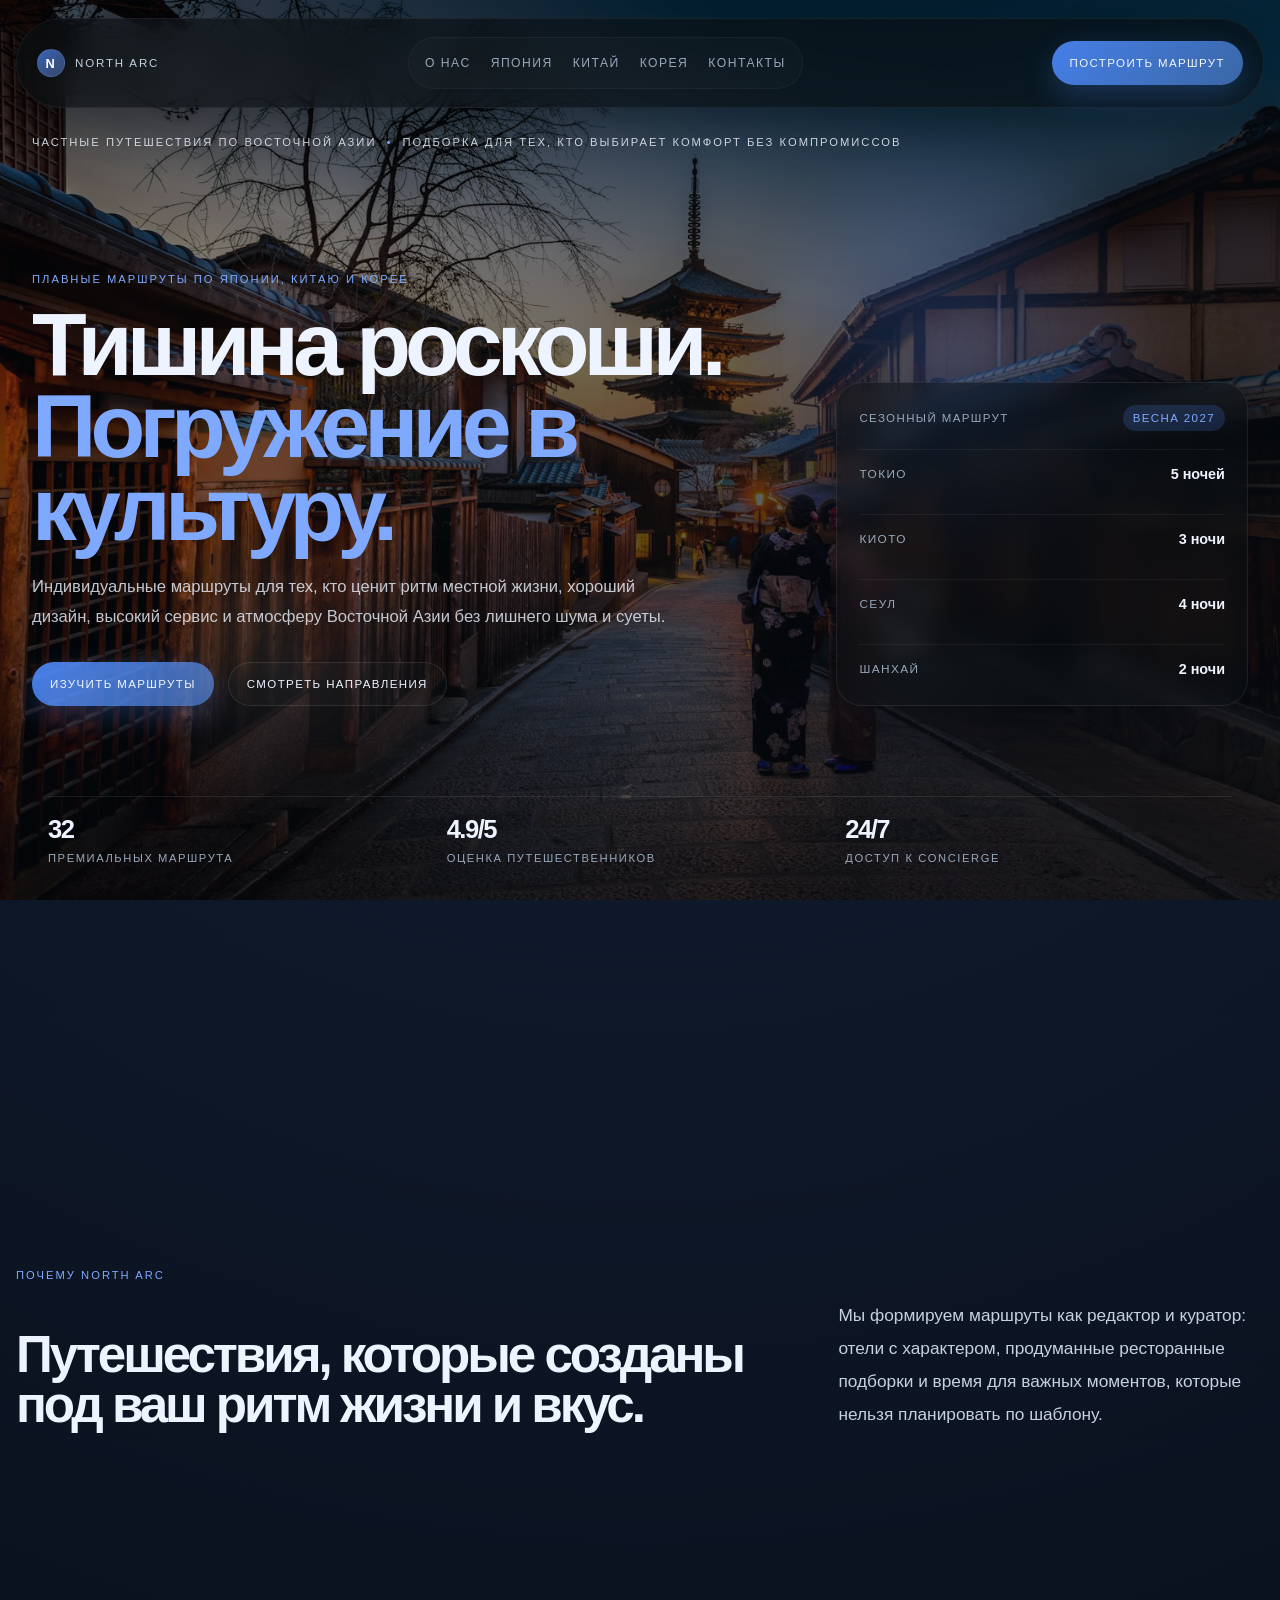
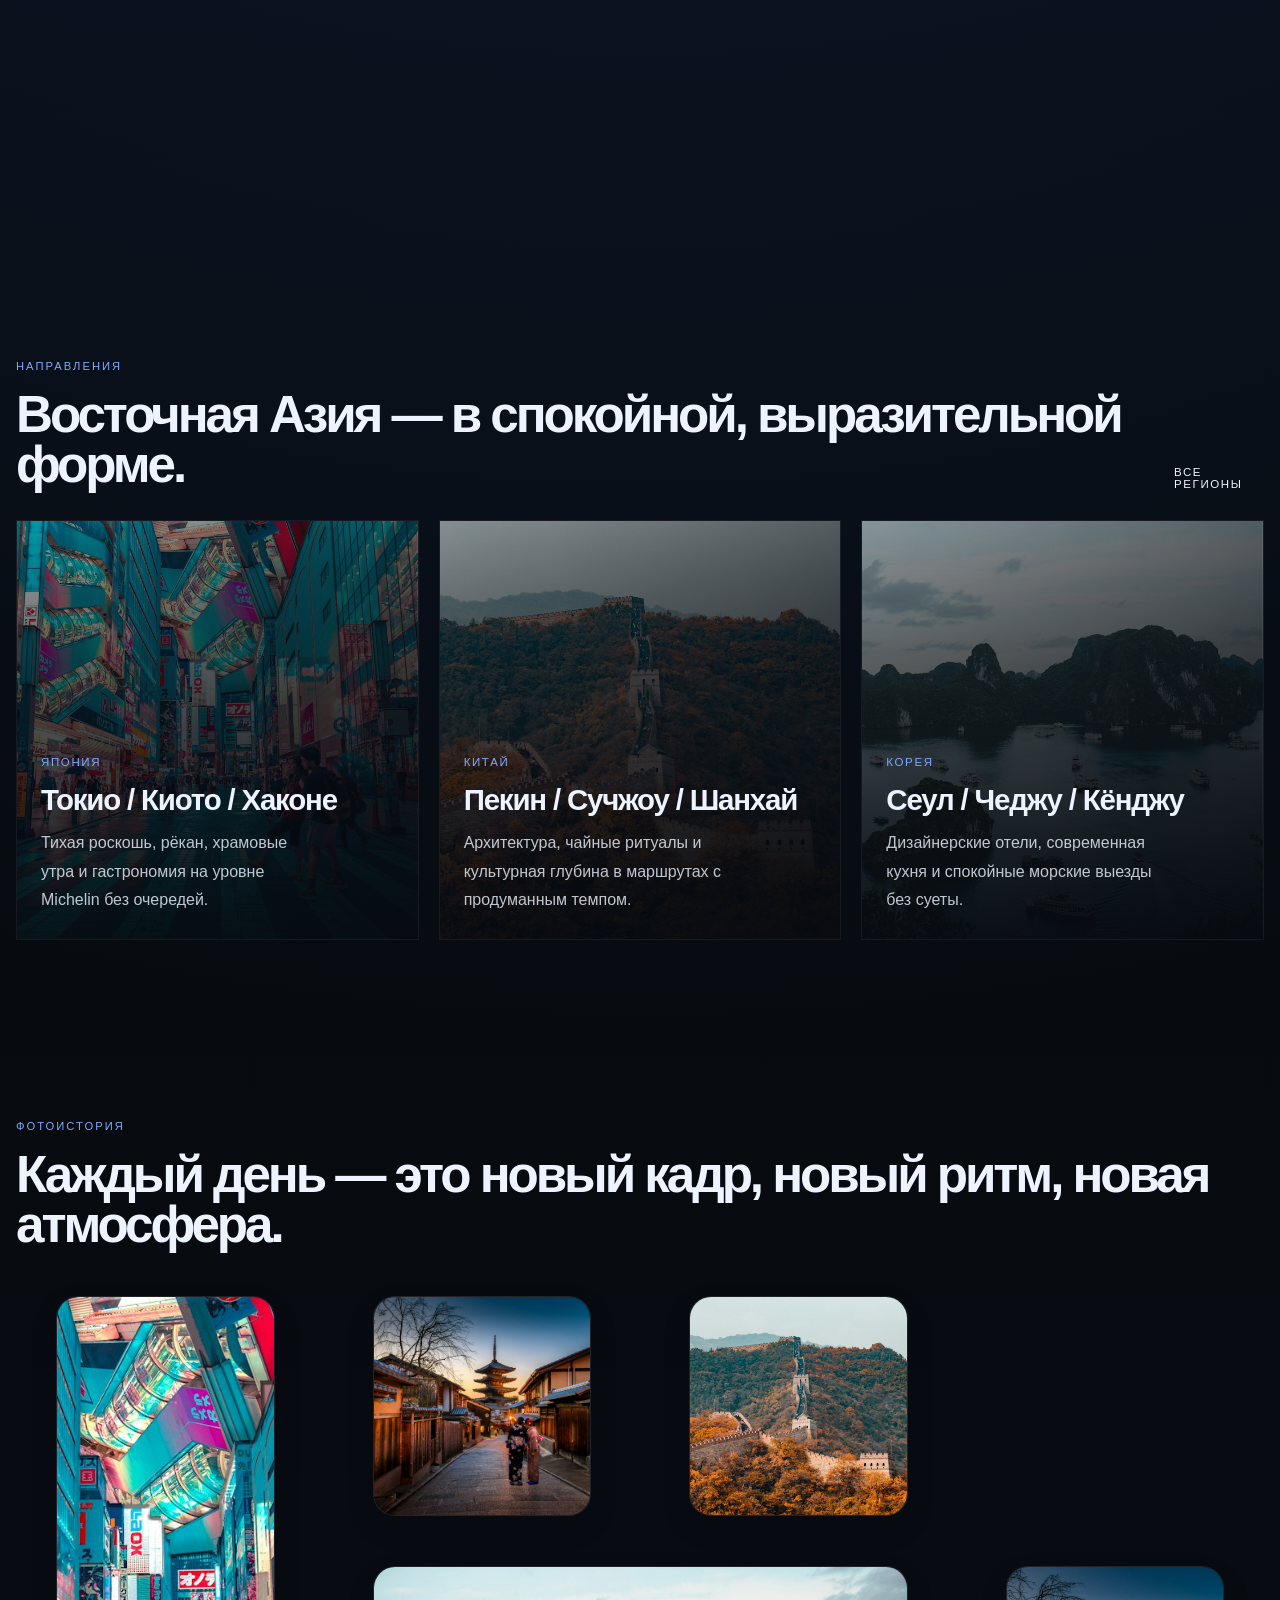
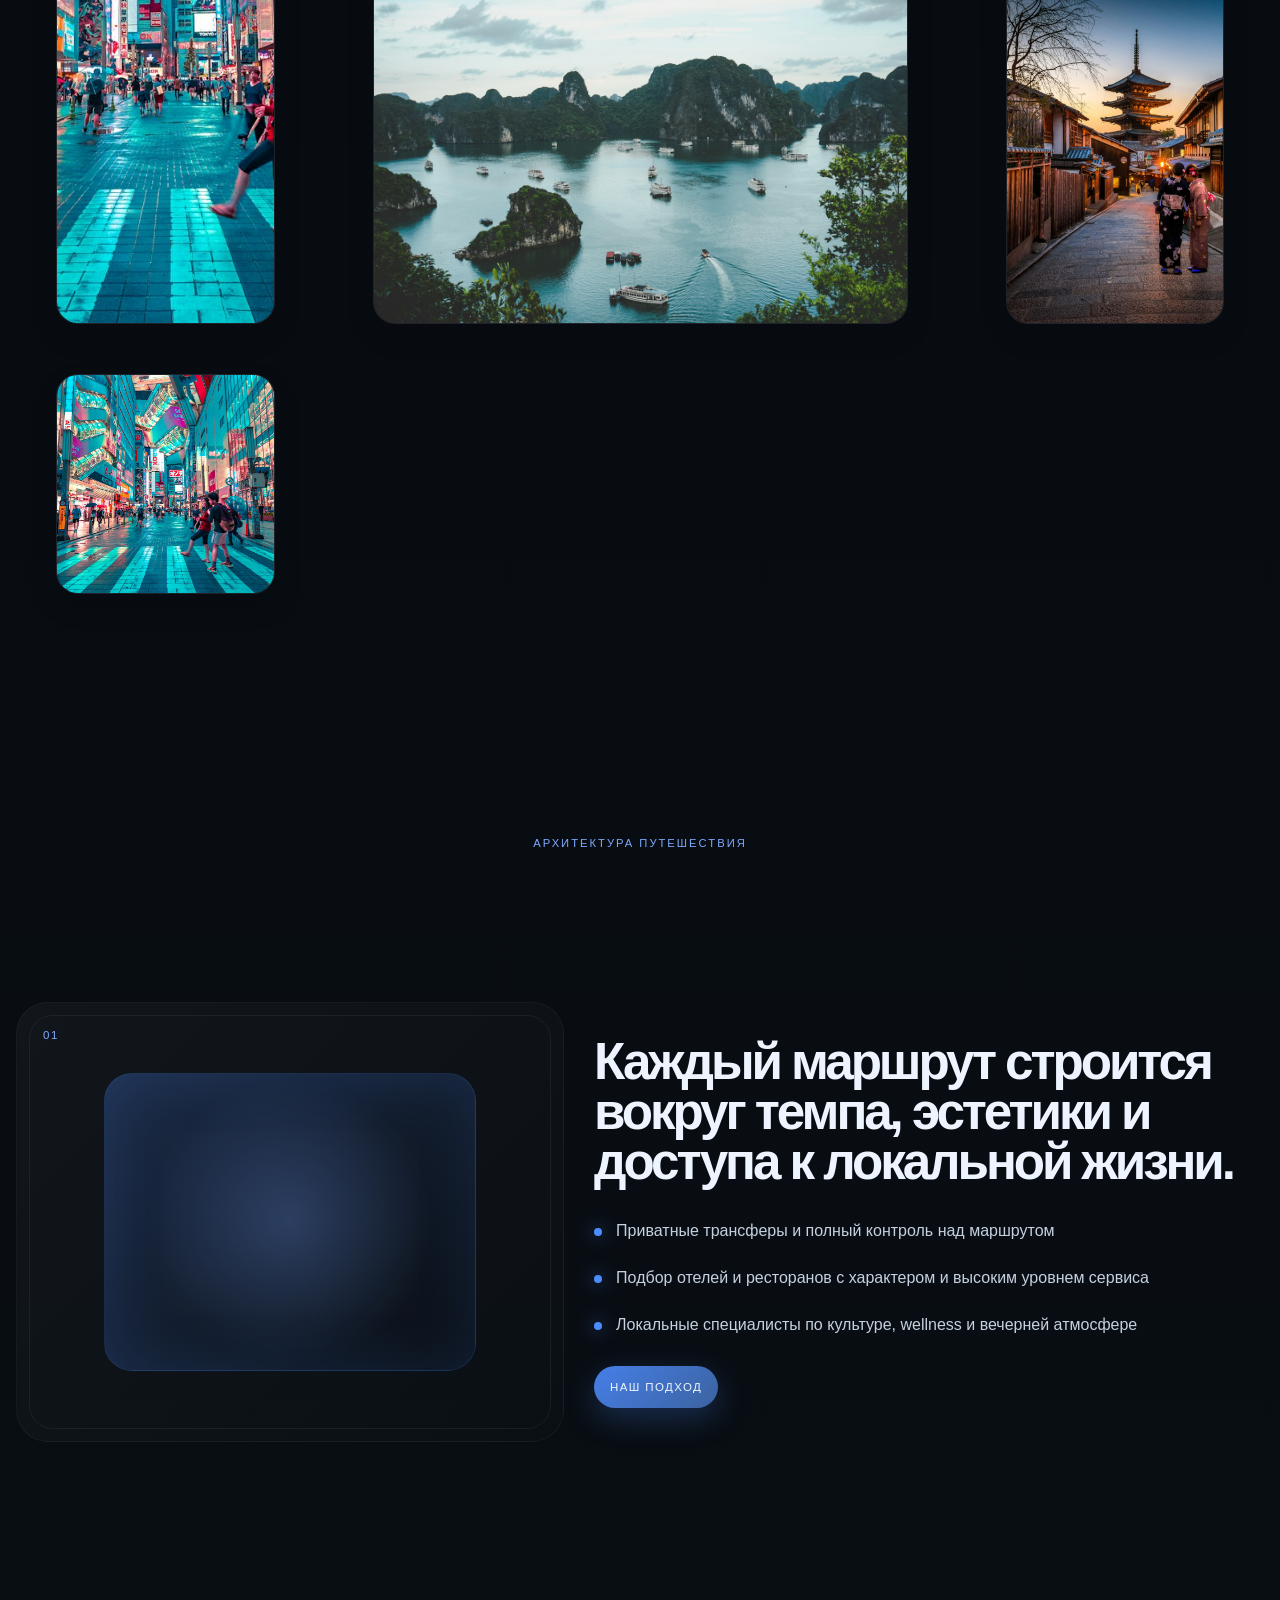
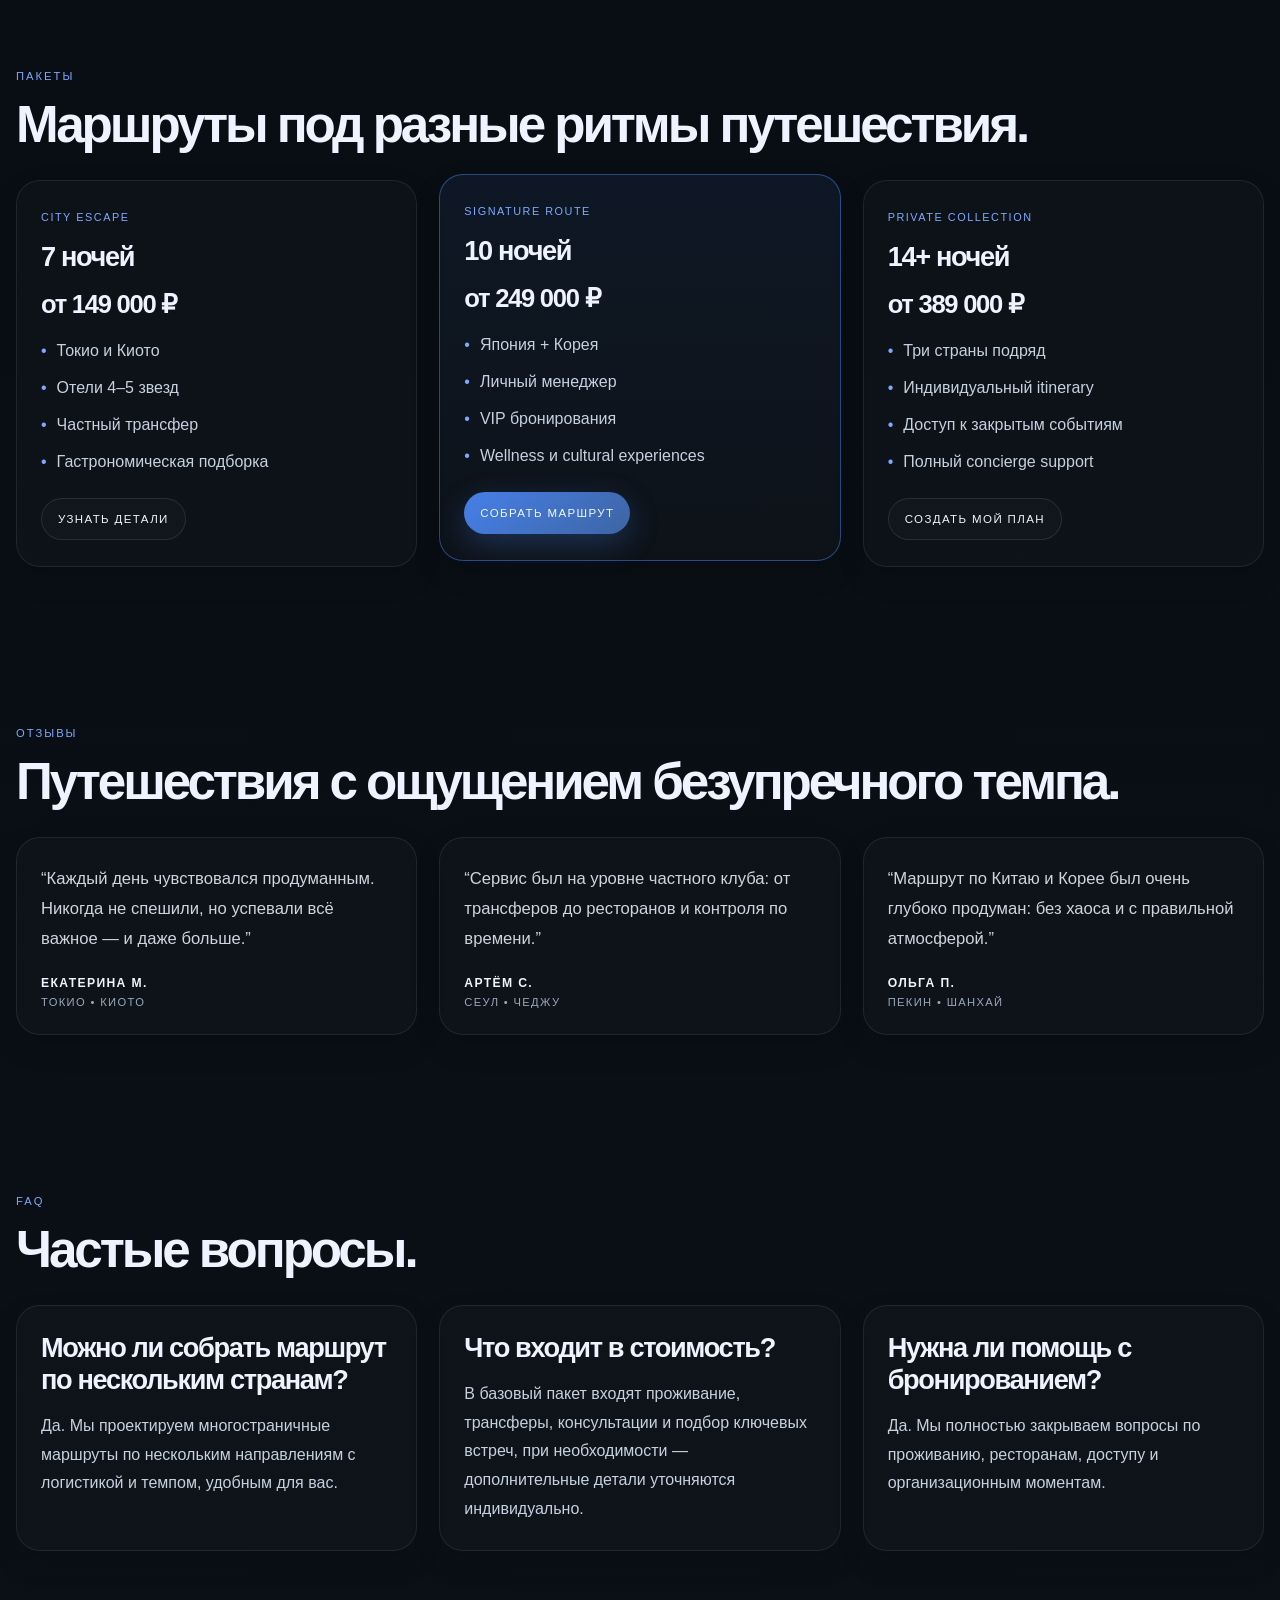
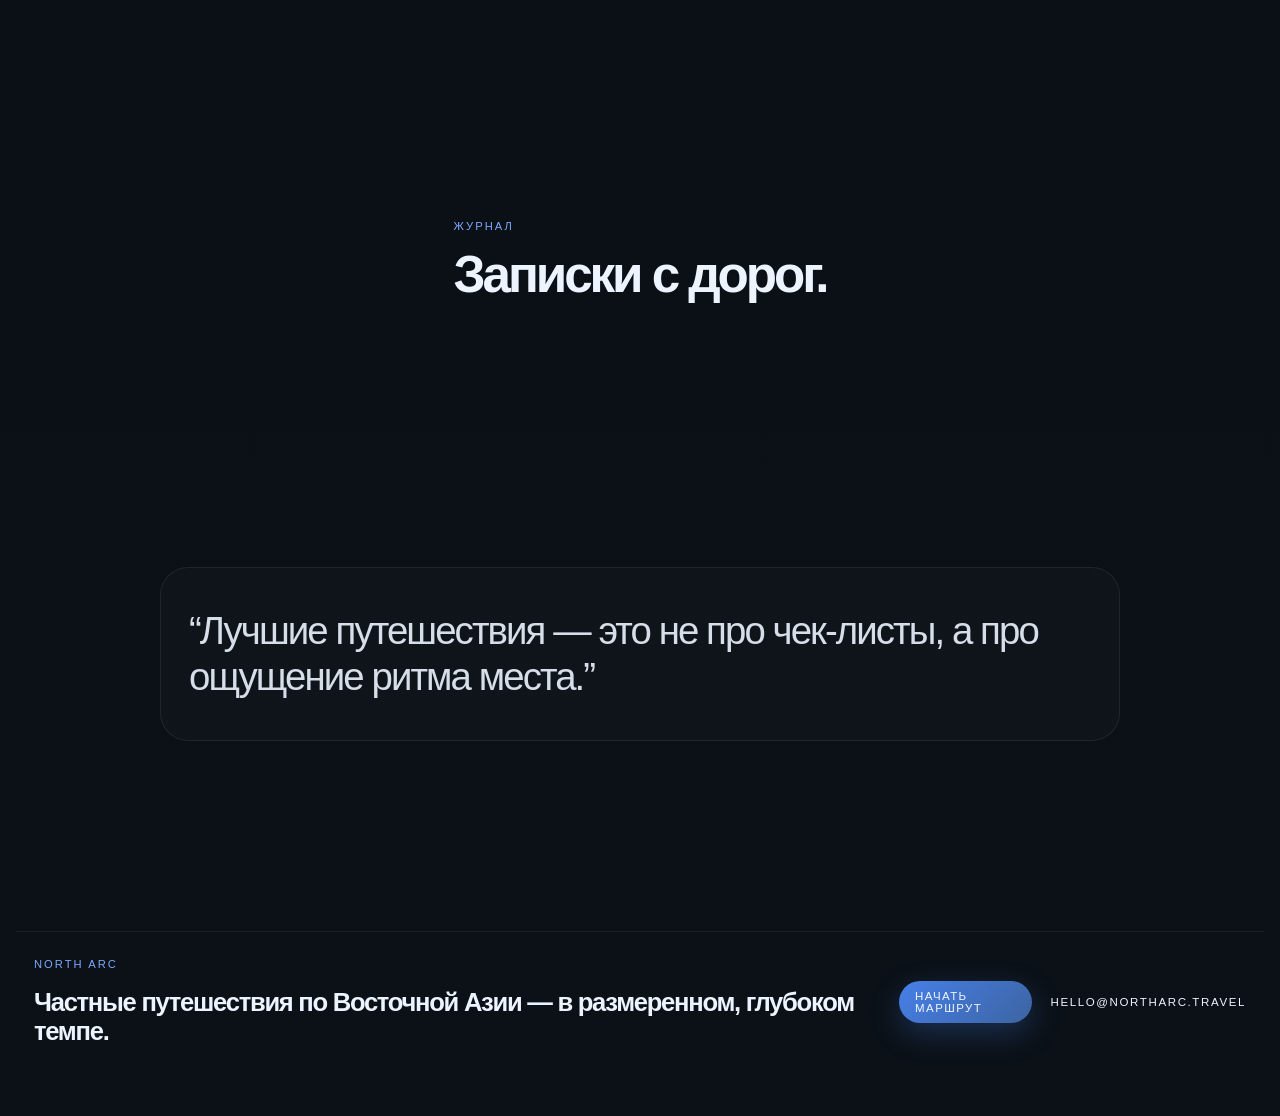
<file: index.html>
<!DOCTYPE html>
<html lang="ru">
  <head>
    <meta charset="UTF-8" />
    <meta name="viewport" content="width=device-width, initial-scale=1.0" />
    <title>North Arc — Частные путешествия по Восточной Азии</title>
    <meta
      name="description"
      content="Премиальные маршруты по Японии, Китаю и Корее — персональные туры, частные гиды и безупречная логистика."
    />
    <link rel="stylesheet" href="styles.css" />
  </head>
  <body>
    <div class="page-shell">
      <header class="site-header header-hero">
        <a class="brand" href="index.html" aria-label="North Arc home">
          <span class="brand-mark">N</span>
          <span>North Arc</span>
        </a>

        <nav class="main-nav" aria-label="Основная навигация">
          <a href="#signature">О нас</a>
          <a href="#destinations">Япония</a>
          <a href="#craft">Китай</a>
          <a href="#journal">Корея</a>
          <a href="#contact">Контакты</a>
        </nav>

        <a class="nav-cta" href="contact.html">Построить маршрут</a>
      </header>

      <main>
        <section class="hero" id="top">
          <div class="hero-bg" aria-hidden="true">
            <div class="orb orb-one"></div>
            <div class="orb orb-two"></div>
            <div class="grain"></div>
          </div>

          <div class="hero-topline">
            <span>Частные путешествия по Восточной Азии</span>
            <span class="dot">•</span>
            <span>Подборка для тех, кто выбирает комфорт без компромиссов</span>
          </div>

          <div class="hero-content">
            <div class="hero-copy">
              <p class="eyebrow">Плавные маршруты по Японии, Китаю и Корее</p>
              <h1>Тишина роскоши. <span>Погружение в культуру.</span></h1>
              <p class="lead">
                Индивидуальные маршруты для тех, кто ценит ритм местной жизни, хороший дизайн,
                высокий сервис и атмосферу Восточной Азии без лишнего шума и суеты.
              </p>

              <div class="hero-actions">
                <a class="primary-btn" href="#destinations">Изучить маршруты</a>
                <a class="secondary-btn" href="destinations.html">Смотреть направления</a>
              </div>
            </div>

            <aside class="hero-card" aria-label="Сезонный маршрут">
              <div class="card-header">
                <span>Сезонный маршрут</span>
                <span class="chip">Весна 2027</span>
              </div>

              <div class="route-list">
                <div>
                  <small>Токио</small>
                  <strong>5 ночей</strong>
                </div>
                <div>
                  <small>Киото</small>
                  <strong>3 ночи</strong>
                </div>
                <div>
                  <small>Сеул</small>
                  <strong>4 ночи</strong>
                </div>
                <div>
                  <small>Шанхай</small>
                  <strong>2 ночи</strong>
                </div>
              </div>
            </aside>
          </div>

          <div class="hero-footer" aria-label="Требуемые метрики">
            <div>
              <span class="value">32</span>
              <span class="label">премиальных маршрута</span>
            </div>
            <div>
              <span class="value">4.9/5</span>
              <span class="label">оценка путешественников</span>
            </div>
            <div>
              <span class="value">24/7</span>
              <span class="label">доступ к concierge</span>
            </div>
          </div>
        </section>

        <section class="section intro-panel" id="signature">
          <div class="section-kicker">Почему North Arc</div>
          <div class="panel-grid">
            <div class="intro-copy">
              <h2>Путешествия, которые созданы под ваш ритм жизни и вкус.</h2>
            </div>
            <div class="intro-text">
              <p>
                Мы формируем маршруты как редактор и куратор: отели с характером, продуманные
                ресторанные подборки и время для важных моментов, которые нельзя планировать по шаблону.
              </p>
            </div>
          </div>
        </section>

        <section class="section destinations" id="destinations">
          <div class="section-head">
            <div>
              <p class="section-kicker">Направления</p>
              <h2>Восточная Азия — в спокойной, выразительной форме.</h2>
            </div>
            <a href="destinations.html" class="text-link">Все регионы</a>
          </div>

          <div class="destination-grid">
            <article class="destination-card japan">
              <span class="country">Япония</span>
              <h3>Токио / Киото / Хаконе</h3>
              <p>Тихая роскошь, рёкан, храмовые утра и гастрономия на уровне Michelin без очередей.</p>
            </article>

            <article class="destination-card china">
              <span class="country">Китай</span>
              <h3>Пекин / Сучжоу / Шанхай</h3>
              <p>Архитектура, чайные ритуалы и культурная глубина в маршрутах с продуманным темпом.</p>
            </article>

            <article class="destination-card korea">
              <span class="country">Корея</span>
              <h3>Сеул / Чеджу / Кёнджу</h3>
              <p>Дизайнерские отели, современная кухня и спокойные морские выезды без суеты.</p>
            </article>
          </div>
        </section>

        <section class="section photo-story" aria-label="Фотогалерея маршрутов">
          <div class="section-head">
            <div>
              <p class="section-kicker">Фотоистория</p>
              <h2>Каждый день — это новый кадр, новый ритм, новая атмосфера.</h2>
            </div>
          </div>

          <div class="photo-grid">
            <figure class="photo-tile photo-tile-tall">
              <img src="assets/japan.jpg" alt="Утро в Токио" />
            </figure>
            <figure class="photo-tile">
              <img src="assets/hero.jpg" alt="Панорамный вид на восточную Азию" />
            </figure>
            <figure class="photo-tile">
              <img src="assets/china.jpg" alt="Архитектура Пекина" />
            </figure>
            <figure class="photo-tile photo-tile-wide">
              <img src="assets/korea.jpg" alt="Пляж и море в Корее" />
            </figure>
            <figure class="photo-tile">
              <img src="assets/hero.jpg" alt="Вечерний городской пейзаж" />
            </figure>
            <figure class="photo-tile">
              <img src="assets/japan.jpg" alt="Храмовый дворик в Японии" />
            </figure>
          </div>
        </section>

        <section class="section craft" id="craft">
          <div class="section-kicker">Архитектура путешествия</div>
          <div class="craft-layout">
            <div class="craft-visual">
              <div class="frame-visual">
                <span class="tag">01</span>
                <div class="visual-lines"></div>
              </div>
            </div>
            <div class="craft-copy">
              <h2>Каждый маршрут строится вокруг темпа, эстетики и доступа к локальной жизни.</h2>
              <ul class="feature-list">
                <li>Приватные трансферы и полный контроль над маршрутом</li>
                <li>Подбор отелей и ресторанов с характером и высоким уровнем сервиса</li>
                <li>Локальные специалисты по культуре, wellness и вечерней атмосфере</li>
              </ul>
              <a class="primary-btn small" href="experience.html">Наш подход</a>
            </div>
          </div>
        </section>

        <section class="section packages" id="packages">
          <div class="section-head">
            <div>
              <p class="section-kicker">Пакеты</p>
              <h2>Маршруты под разные ритмы путешествия.</h2>
            </div>
          </div>

          <div class="pricing-grid">
            <article class="price-card">
              <span class="plan">City Escape</span>
              <h3>7 ночей</h3>
              <div class="price">от 149 000 ₽</div>
              <ul>
                <li>Токио и Киото</li>
                <li>Отели 4–5 звезд</li>
                <li>Частный трансфер</li>
                <li>Гастрономическая подборка</li>
              </ul>
              <a class="secondary-btn small" href="contact.html">Узнать детали</a>
            </article>

            <article class="price-card featured">
              <span class="plan">Signature Route</span>
              <h3>10 ночей</h3>
              <div class="price">от 249 000 ₽</div>
              <ul>
                <li>Япония + Корея</li>
                <li>Личный менеджер</li>
                <li>VIP бронирования</li>
                <li>Wellness и cultural experiences</li>
              </ul>
              <a class="primary-btn small" href="contact.html">Собрать маршрут</a>
            </article>

            <article class="price-card">
              <span class="plan">Private Collection</span>
              <h3>14+ ночей</h3>
              <div class="price">от 389 000 ₽</div>
              <ul>
                <li>Три страны подряд</li>
                <li>Индивидуальный itinerary</li>
                <li>Доступ к закрытым событиям</li>
                <li>Полный concierge support</li>
              </ul>
              <a class="secondary-btn small" href="contact.html">Создать мой план</a>
            </article>
          </div>
        </section>

        <section class="section testimonials">
          <div class="section-head">
            <div>
              <p class="section-kicker">Отзывы</p>
              <h2>Путешествия с ощущением безупречного темпа.</h2>
            </div>
          </div>

          <div class="testimonial-grid">
            <article class="review-card">
              <p>“Каждый день чувствовался продуманным. Никогда не спешили, но успевали всё важное — и даже больше.”</p>
              <div class="review-meta">
                <strong>Екатерина М.</strong>
                <span>Токио • Киото</span>
              </div>
            </article>

            <article class="review-card">
              <p>“Сервис был на уровне частного клуба: от трансферов до ресторанов и контроля по времени.”</p>
              <div class="review-meta">
                <strong>Артём С.</strong>
                <span>Сеул • Чеджу</span>
              </div>
            </article>

            <article class="review-card">
              <p>“Маршрут по Китаю и Корее был очень глубоко продуман: без хаоса и с правильной атмосферой.”</p>
              <div class="review-meta">
                <strong>Ольга П.</strong>
                <span>Пекин • Шанхай</span>
              </div>
            </article>
          </div>
        </section>

        <section class="section faq" id="faq">
          <div class="section-head">
            <div>
              <p class="section-kicker">FAQ</p>
              <h2>Частые вопросы.</h2>
            </div>
          </div>

          <div class="faq-grid">
            <div class="faq-item">
              <h3>Можно ли собрать маршрут по нескольким странам?</h3>
              <p>Да. Мы проектируем многостраничные маршруты по нескольким направлениям с логистикой и темпом, удобным для вас.</p>
            </div>
            <div class="faq-item">
              <h3>Что входит в стоимость?</h3>
              <p>В базовый пакет входят проживание, трансферы, консультации и подбор ключевых встреч, при необходимости — дополнительные детали уточняются индивидуально.</p>
            </div>
            <div class="faq-item">
              <h3>Нужна ли помощь с бронированием?</h3>
              <p>Да. Мы полностью закрываем вопросы по проживанию, ресторанам, доступу и организационным моментам.</p>
            </div>
          </div>
        </section>

        <section class="section journal" id="journal">
          <div class="section-head">
            <div>
              <p class="section-kicker">Журнал</p>
              <h2>Записки с дорог.</h2>
            </div>
          </div>

          <div class="quote-panel">
            <p>
              “Лучшие путешествия — это не про чек-листы, а про ощущение ритма места.”
            </p>
          </div>
        </section>
      </main>

      <footer class="site-footer" id="contact">
        <div>
          <p class="section-kicker">North Arc</p>
          <h3>Частные путешествия по Восточной Азии — в размеренном, глубоком темпе.</h3>
        </div>

        <div class="footer-actions">
          <a href="contact.html" class="primary-btn small">Начать маршрут</a>
          <a href="mailto:hello@northarc.travel" class="text-link">hello@northarc.travel</a>
        </div>
      </footer>
    </div>

    <script src="script.js"></script>
  </body>
</html>
</file>
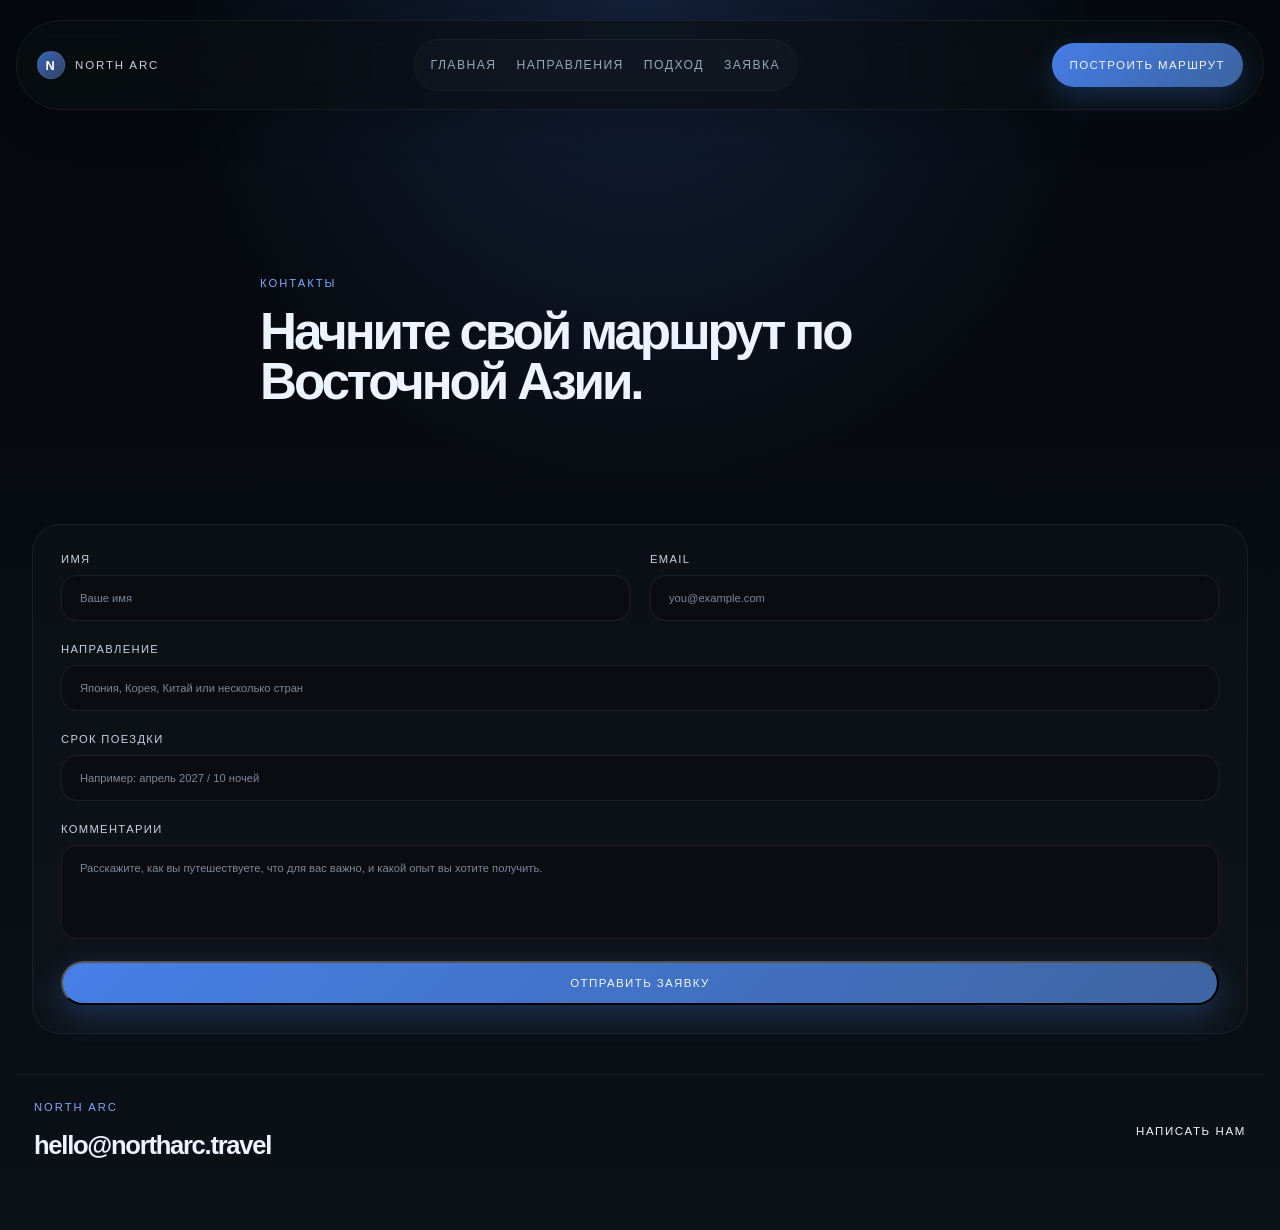
<file: contact.html>
<!DOCTYPE html>
<html lang="ru">
  <head>
    <meta charset="UTF-8" />
    <meta name="viewport" content="width=device-width, initial-scale=1.0" />
    <title>Контакты — North Arc</title>
    <link rel="stylesheet" href="styles.css" />
  </head>
  <body>
    <div class="page-shell inner-page">
      <header class="site-header">
        <a class="brand" href="index.html" aria-label="North Arc home">
          <span class="brand-mark">N</span>
          <span>North Arc</span>
        </a>

        <nav class="main-nav" aria-label="Основная навигация">
          <a href="index.html#signature">Главная</a>
          <a href="destinations.html">Направления</a>
          <a href="experience.html">Подход</a>
          <a href="#inquiry">Заявка</a>
        </nav>

        <a class="nav-cta" href="#inquiry">Построить маршрут</a>
      </header>

      <main class="inner-main">
        <section class="page-hero compact-screen contact-hero" id="inquiry">
          <div class="page-copy narrow">
            <p class="section-kicker">Контакты</p>
            <h1>Начните свой маршрут по Восточной Азии.</h1>
          </div>
        </section>

        <section class="contact-panel">
          <form class="inquiry-form">
            <div class="field-row">
              <label>
                Имя
                <input type="text" name="name" placeholder="Ваше имя" required />
              </label>
              <label>
                Email
                <input type="email" name="email" placeholder="you@example.com" required />
              </label>
            </div>

            <label>
              Направление
              <input type="text" name="destination" placeholder="Япония, Корея, Китай или несколько стран" required />
            </label>

            <label>
              Срок поездки
              <input type="text" name="timeline" placeholder="Например: апрель 2027 / 10 ночей" required />
            </label>

            <label>
              Комментарии
              <textarea rows="5" name="notes" placeholder="Расскажите, как вы путешествуете, что для вас важно, и какой опыт вы хотите получить." required></textarea>
            </label>

            <button type="submit" class="primary-btn">Отправить заявку</button>
          </form>
        </section>
      </main>

      <footer class="site-footer simple-footer">
        <div>
          <p class="section-kicker">North Arc</p>
          <h3>hello@northarc.travel</h3>
        </div>
        <a href="mailto:hello@northarc.travel" class="text-link">Написать нам</a>
      </footer>
    </div>

    <script src="script.js"></script>
  </body>
</html>
</file>
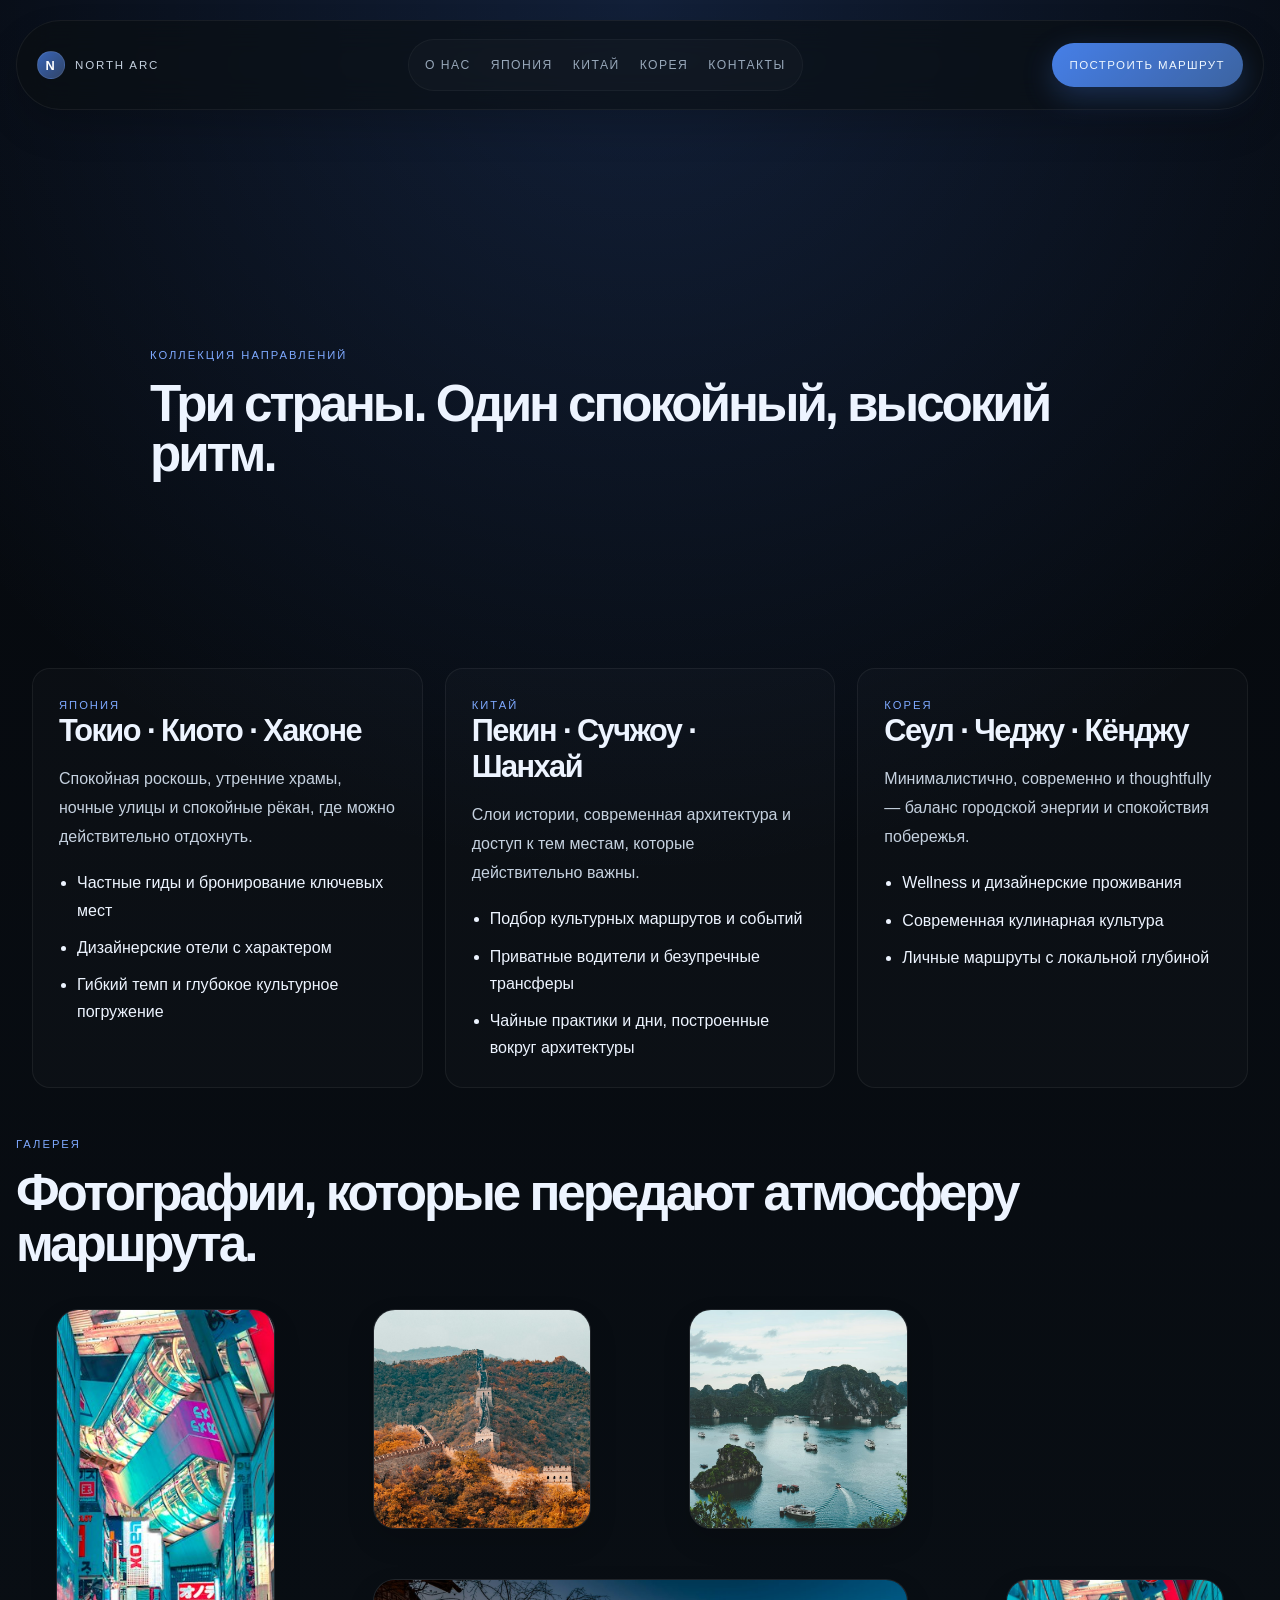
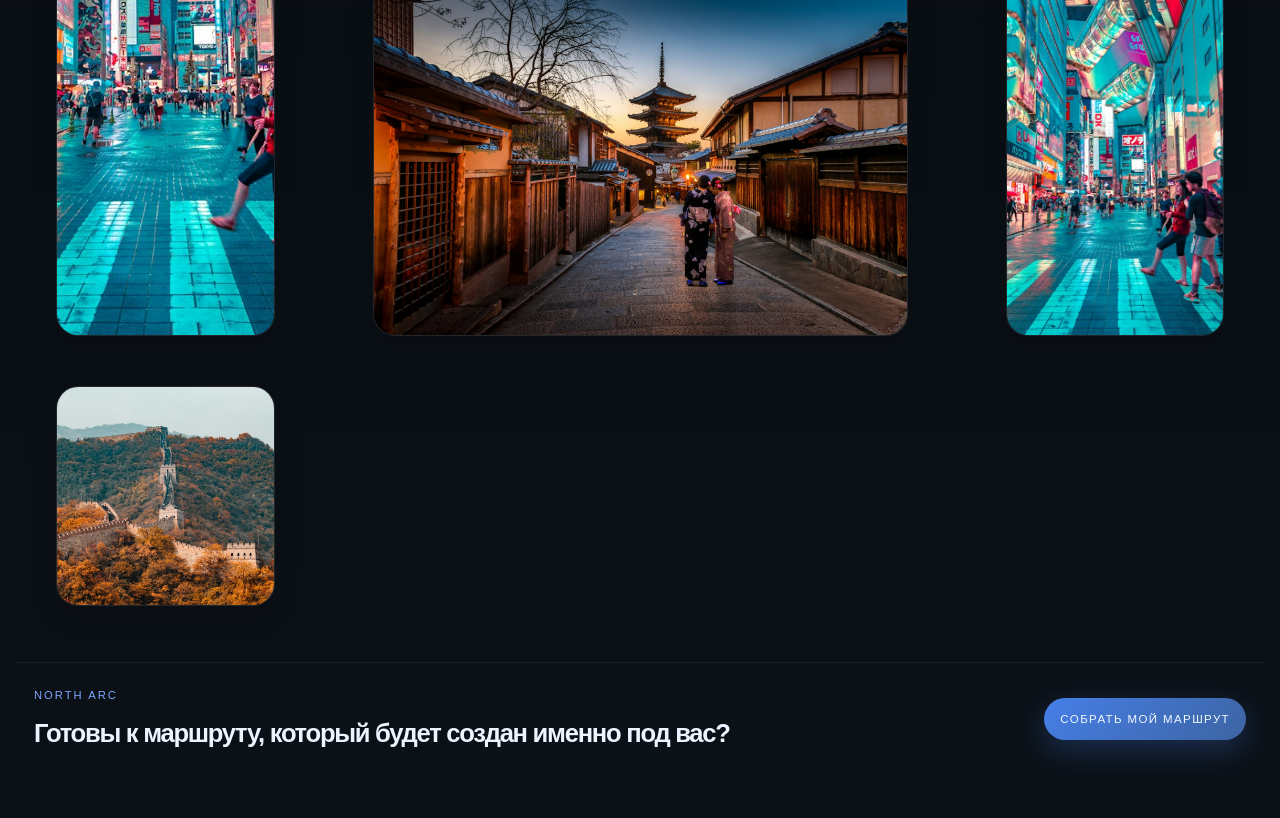
<file: destinations.html>
<!DOCTYPE html>
<html lang="ru">
  <head>
    <meta charset="UTF-8" />
    <meta name="viewport" content="width=device-width, initial-scale=1.0" />
    <title>Направления — North Arc</title>
    <link rel="stylesheet" href="styles.css" />
  </head>
  <body>
    <div class="page-shell inner-page">
      <header class="site-header">
        <a class="brand" href="index.html" aria-label="North Arc home">
          <span class="brand-mark">N</span>
          <span>North Arc</span>
        </a>

        <nav class="main-nav" aria-label="Основная навигация">
          <a href="index.html#signature">О нас</a>
          <a href="#japan">Япония</a>
          <a href="#china">Китай</a>
          <a href="#korea">Корея</a>
          <a href="contact.html">Контакты</a>
        </nav>

        <a class="nav-cta" href="contact.html">Построить маршрут</a>
      </header>

      <main class="inner-main">
        <section class="page-hero compact-screen" id="top">
          <div class="page-copy">
            <p class="section-kicker">Коллекция направлений</p>
            <h1>Три страны. Один спокойный, высокий ритм.</h1>
          </div>
        </section>

        <section class="region-grid">
          <article class="region-card" id="japan">
            <span class="region-tag">Япония</span>
            <h2>Токио · Киото · Хаконе</h2>
            <p>Спокойная роскошь, утренние храмы, ночные улицы и спокойные рёкан, где можно действительно отдохнуть.</p>
            <ul>
              <li>Частные гиды и бронирование ключевых мест</li>
              <li>Дизайнерские отели с характером</li>
              <li>Гибкий темп и глубокое культурное погружение</li>
            </ul>
          </article>

          <article class="region-card" id="china">
            <span class="region-tag">Китай</span>
            <h2>Пекин · Сучжоу · Шанхай</h2>
            <p>Слои истории, современная архитектура и доступ к тем местам, которые действительно важны.</p>
            <ul>
              <li>Подбор культурных маршрутов и событий</li>
              <li>Приватные водители и безупречные трансферы</li>
              <li>Чайные практики и дни, построенные вокруг архитектуры</li>
            </ul>
          </article>

          <article class="region-card" id="korea">
            <span class="region-tag">Корея</span>
            <h2>Сеул · Чеджу · Кёнджу</h2>
            <p>Минималистично, современно и thoughtfully — баланс городской энергии и спокойствия побережья.</p>
            <ul>
              <li>Wellness и дизайнерские проживания</li>
              <li>Современная кулинарная культура</li>
              <li>Личные маршруты с локальной глубиной</li>
            </ul>
          </article>
        </section>

        <section class="destination-gallery" aria-label="Галерея направлений">
          <div class="section-head compact">
            <div>
              <p class="section-kicker">Галерея</p>
              <h2>Фотографии, которые передают атмосферу маршрута.</h2>
            </div>
          </div>

          <div class="photo-grid destinations-grid">
            <figure class="photo-tile photo-tile-tall">
              <img src="assets/japan.jpg" alt="Японский храм и горы" />
            </figure>
            <figure class="photo-tile">
              <img src="assets/china.jpg" alt="Архитектура и улочки Китая" />
            </figure>
            <figure class="photo-tile">
              <img src="assets/korea.jpg" alt="Пляж и море в Корее" />
            </figure>
            <figure class="photo-tile photo-tile-wide">
              <img src="assets/hero.jpg" alt="Панорамный городский вид" />
            </figure>
            <figure class="photo-tile">
              <img src="assets/japan.jpg" alt="Улицы Токио" />
            </figure>
            <figure class="photo-tile">
              <img src="assets/china.jpg" alt="Современный городской пейзаж Китая" />
            </figure>
          </div>
        </section>
      </main>

      <footer class="site-footer simple-footer">
        <div>
          <p class="section-kicker">North Arc</p>
          <h3>Готовы к маршруту, который будет создан именно под вас?</h3>
        </div>
        <a href="contact.html" class="primary-btn small">Собрать мой маршрут</a>
      </footer>
    </div>

    <script src="script.js"></script>
  </body>
</html>
</file>
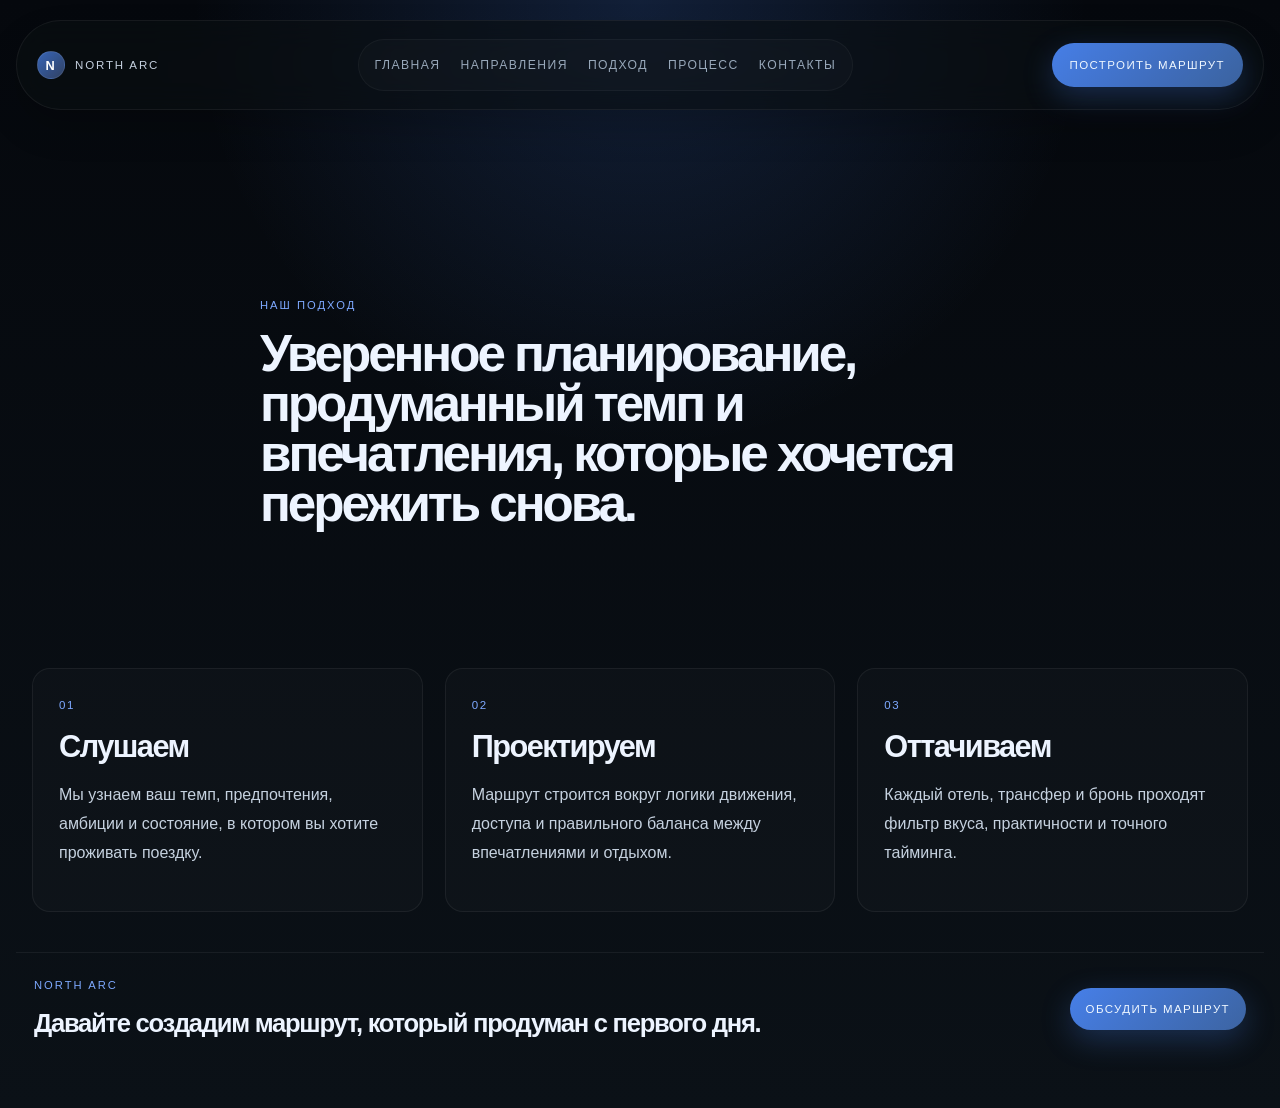
<file: experience.html>
<!DOCTYPE html>
<html lang="ru">
  <head>
    <meta charset="UTF-8" />
    <meta name="viewport" content="width=device-width, initial-scale=1.0" />
    <title>Подход — North Arc</title>
    <link rel="stylesheet" href="styles.css" />
  </head>
  <body>
    <div class="page-shell inner-page">
      <header class="site-header">
        <a class="brand" href="index.html" aria-label="North Arc home">
          <span class="brand-mark">N</span>
          <span>North Arc</span>
        </a>

        <nav class="main-nav" aria-label="Основная навигация">
          <a href="index.html#signature">Главная</a>
          <a href="destinations.html">Направления</a>
          <a href="#approach">Подход</a>
          <a href="#process">Процесс</a>
          <a href="contact.html">Контакты</a>
        </nav>

        <a class="nav-cta" href="contact.html">Построить маршрут</a>
      </header>

      <main class="inner-main">
        <section class="page-hero compact-screen" id="approach">
          <div class="page-copy narrow">
            <p class="section-kicker">Наш подход</p>
            <h1>Уверенное планирование, продуманный темп и впечатления, которые хочется пережить снова.</h1>
          </div>
        </section>

        <section class="process-grid" id="process">
          <article class="process-item">
            <span>01</span>
            <h3>Слушаем</h3>
            <p>Мы узнаем ваш темп, предпочтения, амбиции и состояние, в котором вы хотите проживать поездку.</p>
          </article>
          <article class="process-item">
            <span>02</span>
            <h3>Проектируем</h3>
            <p>Маршрут строится вокруг логики движения, доступа и правильного баланса между впечатлениями и отдыхом.</p>
          </article>
          <article class="process-item">
            <span>03</span>
            <h3>Оттачиваем</h3>
            <p>Каждый отель, трансфер и бронь проходят фильтр вкуса, практичности и точного тайминга.</p>
          </article>
        </section>
      </main>

      <footer class="site-footer simple-footer">
        <div>
          <p class="section-kicker">North Arc</p>
          <h3>Давайте создадим маршрут, который продуман с первого дня.</h3>
        </div>
        <a href="contact.html" class="primary-btn small">Обсудить маршрут</a>
      </footer>
    </div>

    <script src="script.js"></script>
  </body>
</html>
</file>
<file: styles.css>
:root {
  --bg: #07090d;
  --bg-soft: #0e1318;
  --panel: rgba(19, 25, 31, 0.82);
  --panel-strong: rgba(12, 16, 21, 0.92);
  --elevated: rgba(255, 255, 255, 0.04);
  --line: rgba(255, 255, 255, 0.08);
  --text: #edf4ff;
  --muted: #98a8ba;
  --muted-strong: #c5d1df;
  --accent: #4d8bff;
  --accent-strong: #7ea9ff;
  --shadow: 0 30px 80px rgba(6, 9, 16, 0.7);
  --radius: 26px;
  --radius-sm: 18px;
  --max: 1440px;
}

* {
  box-sizing: border-box;
}

html {
  scroll-behavior: smooth;
}

body {
  margin: 0;
  font-family: "Segoe UI", Inter, Helvetica, Arial, sans-serif;
  background:
    radial-gradient(circle at top, rgba(77, 139, 255, 0.18), transparent 35%),
    linear-gradient(180deg, #05080d 0%, #0b1117 100%);
  color: var(--text);
  overflow-x: hidden;
}

body::-webkit-scrollbar {
  width: 0;
  height: 0;
}

a {
  color: inherit;
  text-decoration: none;
}

img {
  max-width: 100%;
  display: block;
}

button,
input,
textarea {
  font: inherit;
}

.page-shell {
  width: 100%;
  min-height: 100vh;
  background: transparent;
}

.site-header {
  position: sticky;
  top: 0;
  z-index: 40;
  width: min(var(--max), calc(100% - 32px));
  margin: 22px auto 0;
  padding: 18px 20px;
  display: flex;
  align-items: center;
  justify-content: space-between;
  gap: 18px;
  background: rgba(11, 15, 19, 0.62);
  border: 1px solid rgba(255, 255, 255, 0.06);
  backdrop-filter: blur(16px);
  border-radius: 999px;
  box-shadow: 0 18px 35px rgba(0, 0, 0, 0.18);
}

.header-hero {
  position: absolute;
  top: 0;
  left: 50%;
  transform: translateX(-50%);
  margin-top: 18px;
}

.brand {
  display: inline-flex;
  align-items: center;
  gap: 10px;
  letter-spacing: 0.16em;
  text-transform: uppercase;
  font-size: 0.72rem;
  color: var(--muted-strong);
}

.brand-mark {
  width: 28px;
  height: 28px;
  display: grid;
  place-items: center;
  border-radius: 50%;
  background: linear-gradient(135deg, rgba(77, 139, 255, 0.7), rgba(126, 169, 255, 0.35));
  border: 1px solid rgba(255, 255, 255, 0.08);
  font-size: 0.8rem;
  color: white;
  font-weight: 700;
}

.main-nav {
  display: inline-flex;
  align-items: center;
  justify-content: center;
  gap: 20px;
  padding: 10px 16px;
  background: rgba(255, 255, 255, 0.02);
  border-radius: 999px;
  border: 1px solid rgba(255, 255, 255, 0.04);
}

.main-nav a {
  position: relative;
  padding: 8px 0;
  font-size: 0.76rem;
  letter-spacing: 0.12em;
  text-transform: uppercase;
  color: var(--muted);
  transition: color 0.25s ease;
}

.main-nav a::after {
  content: "";
  position: absolute;
  left: 0;
  bottom: -2px;
  width: 100%;
  height: 1px;
  background: linear-gradient(90deg, transparent, var(--accent), transparent);
  transform: scaleX(0);
  transform-origin: center;
  transition: transform 0.28s ease;
}

.main-nav a:hover,
.main-nav a:focus-visible {
  color: var(--text);
}

.main-nav a:hover::after,
.main-nav a:focus-visible::after {
  transform: scaleX(1);
}

.nav-cta,
.primary-btn,
.secondary-btn {
  display: inline-flex;
  align-items: center;
  justify-content: center;
  min-height: 44px;
  padding: 0 18px;
  border-radius: 999px;
  font-size: 0.72rem;
  letter-spacing: 0.12em;
  text-transform: uppercase;
  transition: transform 0.25s ease, box-shadow 0.25s ease, border-color 0.25s ease;
}

.nav-cta,
.primary-btn {
  background: linear-gradient(135deg, rgba(77, 139, 255, 0.9), rgba(94, 156, 255, 0.6));
  color: #eff7ff;
  box-shadow: 0 10px 30px rgba(77, 139, 255, 0.25);
}

.secondary-btn {
  border: 1px solid rgba(255, 255, 255, 0.1);
  background: rgba(255, 255, 255, 0.02);
  color: var(--text);
}

.nav-cta:hover,
.primary-btn:hover,
.secondary-btn:hover,
.nav-cta:focus-visible,
.primary-btn:focus-visible,
.secondary-btn:focus-visible {
  transform: translateY(-1px);
}

.hero {
  position: relative;
  width: 100vw;
  min-height: 100vh;
  padding: 118px 32px 36px;
  display: flex;
  flex-direction: column;
  justify-content: space-between;
  overflow: hidden;
  border: none;
}

.hero-bg {
  position: absolute;
  inset: 0;
  background:
    linear-gradient(135deg, rgba(3, 7, 12, 0.42), rgba(8, 12, 18, 0.8)),
    url("./assets/hero.jpg") center/cover no-repeat;
}

.orb {
  position: absolute;
  border-radius: 50%;
  filter: blur(10px);
  opacity: 0.65;
}

.orb-one {
  width: 460px;
  height: 460px;
  right: 8%;
  top: 14%;
  background: radial-gradient(circle, rgba(77, 139, 255, 0.42), transparent 70%);
}

.orb-two {
  width: 320px;
  height: 320px;
  left: 10%;
  bottom: 8%;
  background: radial-gradient(circle, rgba(255, 255, 255, 0.12), transparent 70%);
}

.grain {
  position: absolute;
  inset: 0;
  background-image: linear-gradient(rgba(255,255,255,0.03) 1px, transparent 1px), linear-gradient(90deg, rgba(255,255,255,0.02) 1px, transparent 1px);
  background-size: 18px 18px;
  mask-image: radial-gradient(circle at center, black 40%, transparent 100%);
  opacity: 0.18;
}

.hero-topline,
.hero-content,
.hero-footer {
  position: relative;
  z-index: 1;
  width: min(var(--max), 100%);
  margin-inline: auto;
}

.hero-topline {
  display: inline-flex;
  align-items: center;
  gap: 10px;
  font-size: 0.7rem;
  letter-spacing: 0.18em;
  text-transform: uppercase;
  color: rgba(237, 244, 255, 0.86);
  margin-top: 18px;
}

.dot {
  color: var(--accent-strong);
}

.hero-content {
  display: grid;
  grid-template-columns: 1.3fr 0.7fr;
  align-items: end;
  gap: 40px;
  min-height: 52vh;
}

.hero-copy {
  max-width: 760px;
}

.eyebrow,
.section-kicker,
.region-tag {
  margin: 0 0 18px;
  font-size: 0.7rem;
  letter-spacing: 0.18em;
  text-transform: uppercase;
  color: var(--accent-strong);
}

.hero-copy h1 {
  margin: 0;
  font-size: clamp(3.5rem, 7vw, 8rem);
  line-height: 0.92;
  letter-spacing: -0.065em;
  font-weight: 700;
}

.hero-copy h1 span {
  color: var(--accent-strong);
}

.lead {
  max-width: 640px;
  margin-top: 22px;
  margin-bottom: 30px;
  color: rgba(237, 244, 255, 0.8);
  font-size: clamp(1rem, 1.3vw, 1.24rem);
  line-height: 1.8;
}

.hero-actions {
  display: flex;
  flex-wrap: wrap;
  gap: 14px;
}

.hero-card {
  padding: 22px 22px 12px;
  border-radius: var(--radius);
  background: rgba(12, 16, 21, 0.58);
  border: 1px solid rgba(255, 255, 255, 0.08);
  box-shadow: var(--shadow);
  backdrop-filter: blur(10px);
}

.card-header {
  display: flex;
  align-items: center;
  justify-content: space-between;
  gap: 12px;
  padding-bottom: 18px;
  font-size: 0.72rem;
  letter-spacing: 0.12em;
  text-transform: uppercase;
  color: var(--muted);
}

.chip {
  display: inline-block;
  padding: 7px 10px;
  border-radius: 999px;
  background: rgba(77, 139, 255, 0.18);
  color: var(--accent-strong);
}

.route-list {
  display: grid;
  gap: 16px;
}

.route-list div {
  display: flex;
  align-items: center;
  justify-content: space-between;
  gap: 12px;
  padding: 16px 0;
  border-top: 1px solid rgba(255, 255, 255, 0.06);
}

.route-list small {
  color: var(--muted);
  font-size: 0.74rem;
  letter-spacing: 0.12em;
  text-transform: uppercase;
}

.route-list strong {
  font-size: 0.9rem;
  font-weight: 600;
}

.hero-footer {
  display: grid;
  grid-template-columns: repeat(3, minmax(0, 1fr));
  gap: 12px;
  width: min(var(--max), calc(100% - 32px));
  border-top: 1px solid rgba(255, 255, 255, 0.08);
  padding-top: 18px;
}

.hero-footer div {
  display: flex;
  flex-direction: column;
  gap: 8px;
}

.value {
  font-size: clamp(1.6rem, 2vw, 2.4rem);
  letter-spacing: -0.06em;
  font-weight: 700;
}

.label {
  color: var(--muted);
  font-size: 0.7rem;
  letter-spacing: 0.14em;
  text-transform: uppercase;
}

.section {
  width: min(var(--max), calc(100% - 32px));
  margin: 0 auto;
  padding: 80px 0;
}

.intro-panel {
  min-height: 100vh;
  display: flex;
  flex-direction: column;
  justify-content: center;
}

.panel-grid {
  display: grid;
  grid-template-columns: 1.3fr 0.7fr;
  gap: 32px;
  align-items: end;
}

.intro-copy h2,
.section-head h2,
.craft-copy h2,
.page-copy h1 {
  margin: 0;
  font-size: clamp(2.3rem, 4vw, 4.5rem);
  font-weight: 600;
  letter-spacing: -0.06em;
  line-height: 0.98;
}

.intro-text p {
  margin: 0;
  color: var(--muted-strong);
  font-size: 1.08rem;
  line-height: 1.9;
}

.destinations {
  min-height: 100vh;
  display: flex;
  flex-direction: column;
  justify-content: center;
}

.section-head {
  display: flex;
  align-items: end;
  justify-content: space-between;
  gap: 20px;
  margin-bottom: 30px;
}

.text-link {
  color: var(--text);
  font-size: 0.72rem;
  letter-spacing: 0.14em;
  text-transform: uppercase;
}

.destination-grid {
  display: grid;
  grid-template-columns: repeat(3, minmax(0, 1fr));
  gap: 20px;
}

.destination-card {
  position: relative;
  min-height: 420px;
  padding: 24px;
  display: flex;
  flex-direction: column;
  justify-content: flex-end;
  background: linear-gradient(180deg, rgba(9, 12, 16, 0.12), rgba(8, 12, 18, 0.86));
  border: 1px solid rgba(255, 255, 255, 0.06);
  overflow: hidden;
  transition: transform 0.3s ease, border-color 0.3s ease;
}

.destination-card::before {
  content: "";
  position: absolute;
  inset: 0;
  opacity: 0.9;
  z-index: 0;
  background-size: cover;
  background-position: center;
  background-repeat: no-repeat;
}

.destination-card::after {
  content: "";
  position: absolute;
  inset: 0;
  background: linear-gradient(180deg, rgba(6, 10, 16, 0.15), rgba(6, 10, 16, 0.88));
}

.destination-card > * {
  position: relative;
  z-index: 1;
}

.destination-card:hover {
  transform: translateY(-4px);
  border-color: rgba(77, 139, 255, 0.4);
}

.destination-card.japan::before {
  background-image:
    linear-gradient(135deg, rgba(11, 16, 22, 0.16), rgba(7, 10, 15, 0.86)),
    url("./assets/japan.jpg");
}

.destination-card.china::before {
  background-image:
    linear-gradient(135deg, rgba(11, 16, 22, 0.2), rgba(7, 10, 15, 0.84)),
    url("./assets/china.jpg");
}

.destination-card.korea::before {
  background-image:
    linear-gradient(135deg, rgba(11, 16, 22, 0.18), rgba(7, 10, 15, 0.85)),
    url("./assets/korea.jpg");
}

.country {
  display: inline-block;
  margin-bottom: 16px;
  font-size: 0.72rem;
  letter-spacing: 0.14em;
  text-transform: uppercase;
  color: var(--accent-strong);
}

.destination-card h3 {
  margin: 0 0 12px;
  font-size: clamp(1.8rem, 2.3vw, 2.5rem);
  line-height: 1.1;
  letter-spacing: -0.04em;
}

.destination-card p {
  margin: 0;
  max-width: 30ch;
  color: rgba(237, 244, 255, 0.8);
  line-height: 1.8;
}

.photo-story,
.destination-gallery {
  padding-top: 20px;
}

.photo-grid {
  display: grid;
  grid-template-columns: repeat(4, minmax(0, 1fr));
  gap: 18px;
}

.photo-tile {
  position: relative;
  overflow: hidden;
  min-height: 220px;
  border-radius: 22px;
  border: 1px solid rgba(255, 255, 255, 0.08);
  background: rgba(255, 255, 255, 0.02);
  box-shadow: 0 12px 28px rgba(0, 0, 0, 0.14);
}

.photo-tile img {
  width: 100%;
  height: 100%;
  object-fit: cover;
  transition: transform 0.4s ease, filter 0.4s ease;
}

.photo-tile:hover img {
  transform: scale(1.04);
  filter: saturate(1.1);
}

.photo-tile-tall {
  grid-row: span 2;
  min-height: 470px;
}

.photo-tile-wide {
  grid-column: span 2;
}

.destinations-grid {
  margin-top: 24px;
}

.compact {
  margin-bottom: 20px;
}

.craft {
  min-height: 100vh;
  display: grid;
  place-items: center;
}

.craft-layout {
  display: grid;
  grid-template-columns: 0.9fr 1.1fr;
  gap: 30px;
  align-items: center;
}

.frame-visual {
  position: relative;
  display: grid;
  place-items: center;
  min-height: 440px;
  background: linear-gradient(135deg, rgba(255, 255, 255, 0.04), rgba(255, 255, 255, 0.01));
  border: 1px solid rgba(255, 255, 255, 0.04);
  border-radius: 32px;
  overflow: hidden;
}

.frame-visual::before {
  content: "";
  position: absolute;
  inset: 12px;
  border: 1px solid rgba(255, 255, 255, 0.06);
  border-radius: 24px;
}

.tag {
  position: absolute;
  top: 26px;
  left: 26px;
  font-size: 0.72rem;
  letter-spacing: 0.14em;
  text-transform: uppercase;
  color: var(--accent-strong);
}

.visual-lines {
  width: 68%;
  height: 68%;
  border-radius: 28px;
  background:
    linear-gradient(135deg, rgba(77, 139, 255, 0.2), rgba(6, 8, 12, 0.2)),
    radial-gradient(circle at center, rgba(127, 169, 255, 0.28), transparent 60%);
  border: 1px solid rgba(77, 139, 255, 0.2);
  box-shadow: inset 0 0 60px rgba(77, 139, 255, 0.15);
}

.feature-list {
  margin: 30px 0 26px;
  padding: 0;
  list-style: none;
  display: grid;
  gap: 18px;
}

.feature-list li {
  position: relative;
  padding-left: 22px;
  color: var(--muted-strong);
  font-size: 1rem;
  line-height: 1.8;
}

.feature-list li::before {
  content: "";
  position: absolute;
  left: 0;
  top: 11px;
  width: 8px;
  height: 8px;
  border-radius: 50%;
  background: var(--accent);
  box-shadow: 0 0 18px rgba(77, 139, 255, 0.7);
}

.small {
  min-height: 42px;
  padding-inline: 16px;
}

.journal {
  min-height: 100vh;
  display: grid;
  place-items: center;
}

.quote-panel {
  margin-top: 18px;
  padding: 40px 28px;
  border: 1px solid rgba(255, 255, 255, 0.07);
  background: rgba(255, 255, 255, 0.02);
  border-radius: 28px;
  max-width: 960px;
}

.quote-panel p {
  margin: 0;
  font-size: clamp(1.8rem, 3vw, 3rem);
  letter-spacing: -0.05em;
  line-height: 1.2;
  color: rgba(237, 244, 255, 0.9);
}

.packages,
.testimonials,
.faq {
  min-height: auto;
}

.pricing-grid,
.testimonial-grid,
.faq-grid {
  display: grid;
  grid-template-columns: repeat(3, minmax(0, 1fr));
  gap: 22px;
}

.price-card,
.review-card,
.faq-item {
  position: relative;
  background: rgba(255, 255, 255, 0.02);
  border: 1px solid rgba(255, 255, 255, 0.08);
  border-radius: 24px;
  padding: 26px 24px;
  box-shadow: 0 12px 30px rgba(0, 0, 0, 0.12);
}

.price-card.featured {
  border-color: rgba(77, 139, 255, 0.45);
  background: linear-gradient(180deg, rgba(77, 139, 255, 0.08), rgba(255, 255, 255, 0.02));
  transform: translateY(-6px);
}

.plan {
  display: inline-block;
  margin-bottom: 18px;
  font-size: 0.68rem;
  letter-spacing: 0.14em;
  text-transform: uppercase;
  color: var(--accent-strong);
}

.price-card h3,
.faq-item h3 {
  margin: 0 0 16px;
  font-size: clamp(1.7rem, 2vw, 2.2rem);
  letter-spacing: -0.05em;
}

.price {
  margin-bottom: 18px;
  font-size: clamp(1.55rem, 2vw, 2.2rem);
  font-weight: 700;
  letter-spacing: -0.05em;
  color: var(--text);
}

.price-card ul {
  list-style: none;
  padding: 0;
  margin: 0 0 22px;
  display: grid;
  gap: 10px;
  color: var(--muted-strong);
  line-height: 1.7;
}

.price-card li::before {
  content: "•";
  color: var(--accent-strong);
  margin-right: 10px;
}

.review-card p {
  margin: 0 0 22px;
  color: rgba(237, 244, 255, 0.86);
  line-height: 1.8;
  font-size: 1.04rem;
}

.review-meta {
  display: flex;
  flex-direction: column;
  gap: 6px;
  color: var(--muted);
  font-size: 0.7rem;
  letter-spacing: 0.12em;
  text-transform: uppercase;
}

.review-meta strong {
  font-size: 0.76rem;
  color: var(--text);
}

.faq-item p {
  margin: 0;
  color: var(--muted-strong);
  line-height: 1.8;
}

.site-footer {
  width: min(var(--max), calc(100% - 32px));
  margin: 0 auto 40px;
  padding: 26px 18px 30px;
  border-top: 1px solid rgba(255, 255, 255, 0.06);
  display: flex;
  align-items: center;
  justify-content: space-between;
  gap: 20px;
}

.site-footer h3 {
  margin: 0;
  font-size: clamp(1.4rem, 2vw, 2.4rem);
  letter-spacing: -0.05em;
}

.footer-actions {
  display: flex;
  align-items: center;
  gap: 18px;
}

.inner-page .site-header {
  position: sticky;
  top: 0;
  margin-top: 20px;
}

.inner-main {
  width: min(var(--max), calc(100% - 32px));
  margin: 0 auto;
}

.compact-screen {
  min-height: 62vh;
  display: grid;
  place-items: center;
  padding-top: 50px;
}

.page-copy {
  max-width: 980px;
}

.page-copy.narrow {
  max-width: 760px;
}

.region-grid,
.process-grid {
  width: min(var(--max), calc(100% - 32px));
  margin: 0 auto 30px;
  display: grid;
  grid-template-columns: repeat(3, minmax(0, 1fr));
  gap: 22px;
}

.region-card,
.process-item {
  padding: 26px;
  border: 1px solid rgba(255, 255, 255, 0.06);
  background: rgba(255, 255, 255, 0.02);
  border-radius: 18px;
}

.region-card h2,
.process-item h3 {
  margin: 0 0 16px;
  font-size: clamp(1.8rem, 2.4vw, 2.5rem);
  letter-spacing: -0.05em;
}

.region-card p,
.process-item p {
  margin: 0 0 18px;
  color: var(--muted-strong);
  line-height: 1.8;
}

.region-card ul {
  margin: 0;
  padding-left: 18px;
  display: grid;
  gap: 10px;
  color: var(--text);
  line-height: 1.7;
}

.process-item span {
  display: inline-block;
  margin-bottom: 18px;
  color: var(--accent-strong);
  font-size: 0.72rem;
  letter-spacing: 0.14em;
  text-transform: uppercase;
}

.contact-hero {
  min-height: 46vh;
}

.contact-panel {
  width: min(var(--max), calc(100% - 32px));
  margin: 0 auto 36px;
  padding: 28px;
  border: 1px solid rgba(255, 255, 255, 0.06);
  border-radius: 28px;
  background: rgba(255, 255, 255, 0.02);
}

.inquiry-form {
  display: grid;
  gap: 22px;
}

.field-row {
  display: grid;
  grid-template-columns: repeat(2, minmax(0, 1fr));
  gap: 20px;
}

label {
  display: grid;
  gap: 10px;
  color: var(--muted-strong);
  font-size: 0.7rem;
  letter-spacing: 0.12em;
  text-transform: uppercase;
}

input,
textarea {
  width: 100%;
  border: 1px solid rgba(255, 255, 255, 0.08);
  border-radius: 16px;
  background: rgba(10, 12, 16, 0.82);
  color: var(--text);
  padding: 16px 18px;
  resize: none;
}

input::placeholder,
textarea::placeholder {
  color: rgba(152, 168, 186, 0.8);
  letter-spacing: normal;
  text-transform: none;
}

.simple-footer {
  margin-top: 40px;
}

@media (max-width: 980px) {
  .site-header {
    width: min(var(--max), calc(100% - 22px));
    padding: 16px 16px;
    border-radius: 26px;
    flex-wrap: wrap;
    justify-content: center;
  }

  .main-nav {
    width: 100%;
    justify-content: space-between;
    flex-wrap: wrap;
    gap: 8px 20px;
  }

  .hero-content,
  .panel-grid,
  .craft-layout,
  .destination-grid,
  .region-grid,
  .process-grid,
  .pricing-grid,
  .testimonial-grid,
  .faq-grid,
  .field-row {
    grid-template-columns: 1fr;
  }

  .hero {
    padding-inline: 18px;
  }

  .hero-topline {
    flex-wrap: wrap;
    letter-spacing: 0.1em;
  }

  .hero-footer {
    grid-template-columns: 1fr;
  }

  .section,
  .site-footer,
  .inner-main,
  .contact-panel,
  .region-grid,
  .process-grid {
    width: min(var(--max), calc(100% - 22px));
  }

  .site-footer {
    flex-direction: column;
    align-items: flex-start;
  }
}

@media (max-width: 560px) {
  .hero-copy h1 {
    font-size: 3.2rem;
  }

  .main-nav a {
    font-size: 0.64rem;
    letter-spacing: 0.09em;
  }

  .brand {
    letter-spacing: 0.1em;
  }

  .nav-cta,
  .primary-btn,
  .secondary-btn {
    width: 100%;
  }

  .hero-actions {
    flex-direction: column;
  }

  .section-head {
    align-items: flex-start;
    flex-direction: column;
  }
}
</file>
